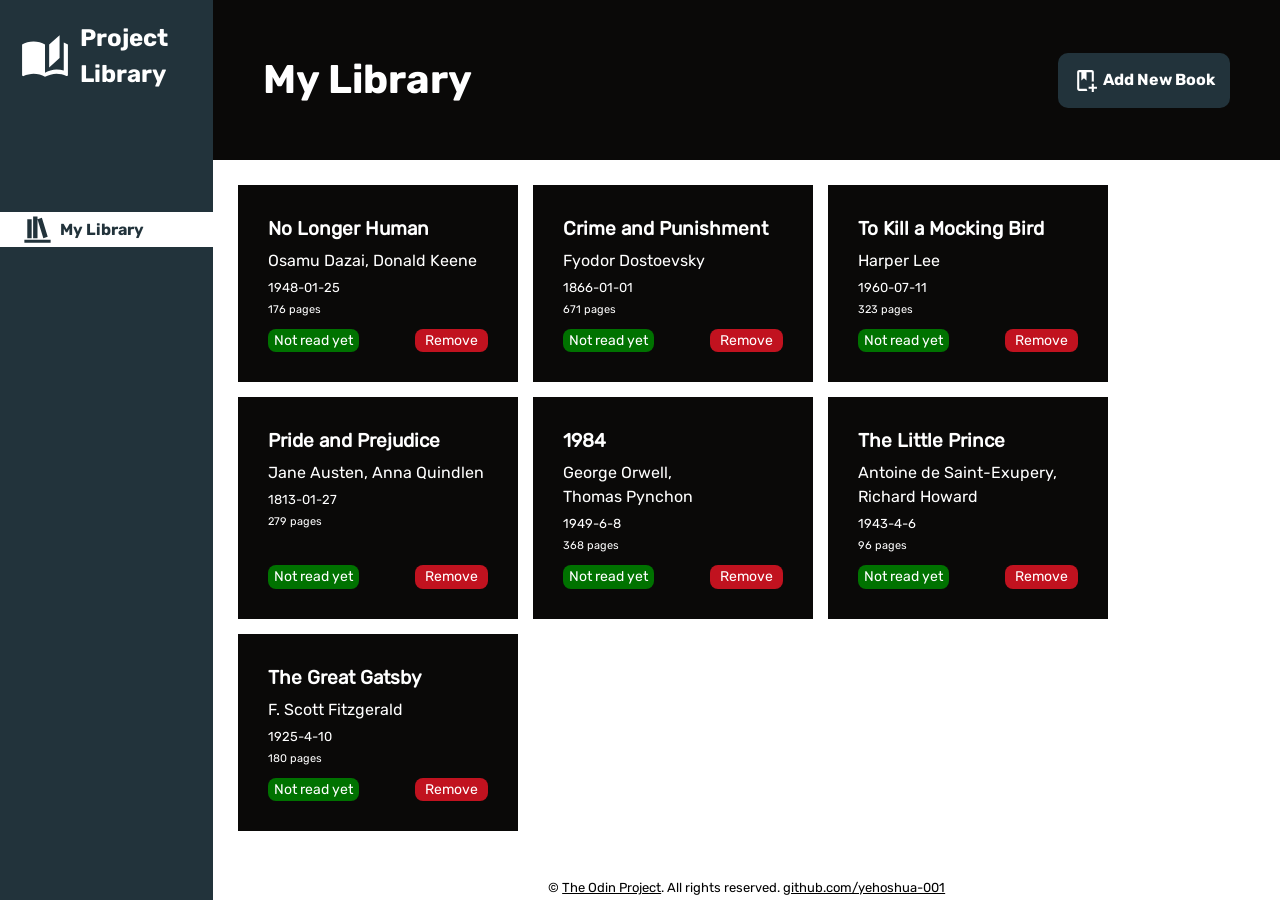
<file: index.html>
<!DOCTYPE html>
<html lang="en">
<head>
    <meta charset="UTF-8">
    <meta name="viewport" content="width=device-width, initial-scale=1.0">
    <title>Project | Library</title>
    <link rel="stylesheet" href="./style.css">
    <script src="./script.js" defer></script>
</head>
<body>
    <header>
        <h1>My Library</h1>
        <button command="show-modal" commandfor="addNewBook">
            <svg xmlns="http://www.w3.org/2000/svg" viewBox="0 0 24 24">
                <title>book-plus-outline</title>
                <path d="M13.09 20C13.21 20.72 13.46 21.39 13.81 22H6C4.89 22 4 21.11 4 20V4C4 2.9 
                4.89 2 6 2H18C19.11 2 20 2.9 20 4V13.09C19.67 13.04 19.34 13 19 13C18.66 13 18.33 
                13.04 18 13.09V4H13V12L10.5 9.75L8 12V4H6V20H13.09M20 
                18V15H18V18H15V20H18V23H20V20H23V18H20Z"/>
            </svg>
            <p>Add New Book</p>
        </button>
    </header>
    <main>
        <div class="myLibrary"></div>
        <dialog id="addNewBook">
            <button class="closeBtn" command="close" commandfor="addNewBook">
                <svg xmlns="http://www.w3.org/2000/svg" viewBox="0 0 24 24">
                    <title>close</title>
                    <path d="M19,6.41L17.59,5L12,10.59L6.41,5L5,6.41L10.59,12L5,17.59L6.41,
                    19L12,13.41L17.59,19L19,17.59L13.41,12L19,6.41Z"/>
                </svg>
            </button>
            <form id="newBookForm">
                <div class="item-a">
                    <label for="title">Title</label>
                    <input type="text" name="title" id="title" required>
                </div>
                <div class="item-b">
                    <label for="author">Author</label>
                    <input type="text" name="author" id="author" required>
                </div>
                <div class="item-c">
                    <label for="pages">Pages</label>
                    <input type="number" name="pages" id="pages" required>
                </div>
                <div class="item-d">
                    <label for="datePublish">Date Published</label>
                    <input type="date" name="datePublish" id="datePublish" required>
                </div>
                <div class="item-e">
                    <fieldset>
                        <legend>Have you read this book?</legend>
                        <div>
                            <input type="radio" name="readStatus" id="yes" value="Read" required>
                            <label for="yes">Read</label>                            
                        </div>
                        <div>
                            <input type="radio" name="readStatus" id="no" value="Not read yet">
                            <label for="no">Not read yet</label>                            
                        </div>
                    </fieldset>
                </div>
            </form>
            <button id="submitBtn" type="submit" form="newBookForm">Add Book</button>
            <button id="cancelBtn" command="close" commandfor="addNewBook">Cancel</button>
        </dialog>
    </main>
    <aside>
        <div class="logo">
            <svg xmlns="http://www.w3.org/2000/svg" viewBox="0 0 24 24">
                <title>book-open-page-variant</title>
                <path d="M19 2L14 6.5V17.5L19 13V2M6.5 5C4.55 5 2.45 5.4 1 6.5V21.16C1 21.41 1.25 21.66 
                1.5 21.66C1.6 21.66 1.65 21.59 1.75 21.59C3.1 20.94 5.05 20.5 6.5 20.5C8.45 20.5 10.55 20.9 
                12 22C13.35 21.15 15.8 20.5 17.5 20.5C19.15 20.5 20.85 20.81 22.25 21.56C22.35 21.61 22.4 
                21.59 22.5 21.59C22.75 21.59 23 21.34 23 21.09V6.5C22.4 6.05 21.75 5.75 21 5.5V19C19.9 18.65 
                18.7 18.5 17.5 18.5C15.8 18.5 13.35 19.15 12 20V6.5C10.55 5.4 8.45 5 6.5 5Z"/>
            </svg>
            <p>Project Library</p>
        </div>
        <nav>
            <svg xmlns="http://www.w3.org/2000/svg" viewBox="0 0 24 24">
                <title>bookshelf</title>
                <path d="M9 3V18H12V3H9M12 5L16 18L19 17L15 4L12 5M5 5V18H8V5H5M3 19V21H21V19H3Z"/>
            </svg>            
            <a>My Library</a>
        </nav>
    </aside>
    <footer>
        <div class="footerlink">
            &copy;
            <a id="odinlink" href="https://www.theodinproject.com/about" target="_blank">The Odin Project</a>. All rights reserved. 
            <a id="githublink" href="https://github.com/yehoshua-001/library" target="_blank">github.com/yehoshua-001</a>
        </div>
    </footer>
</body>
</html>
</file>
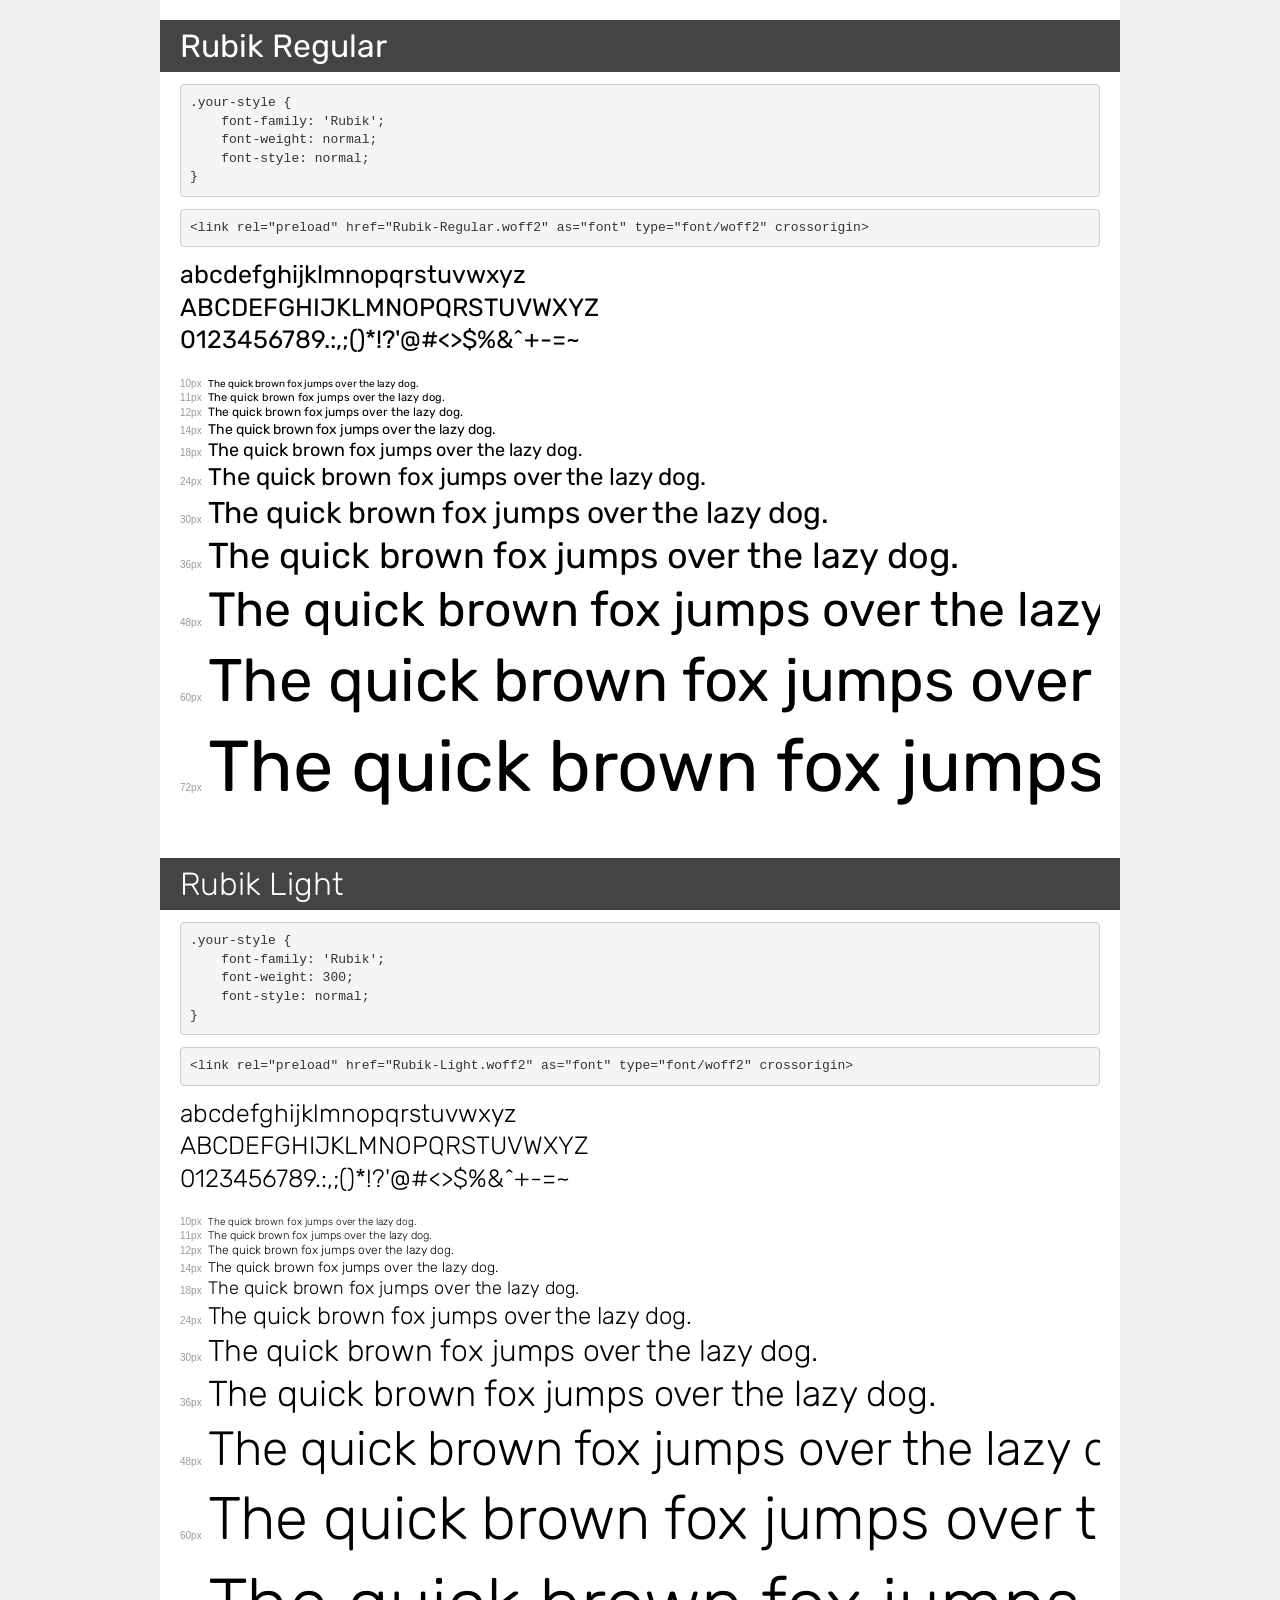
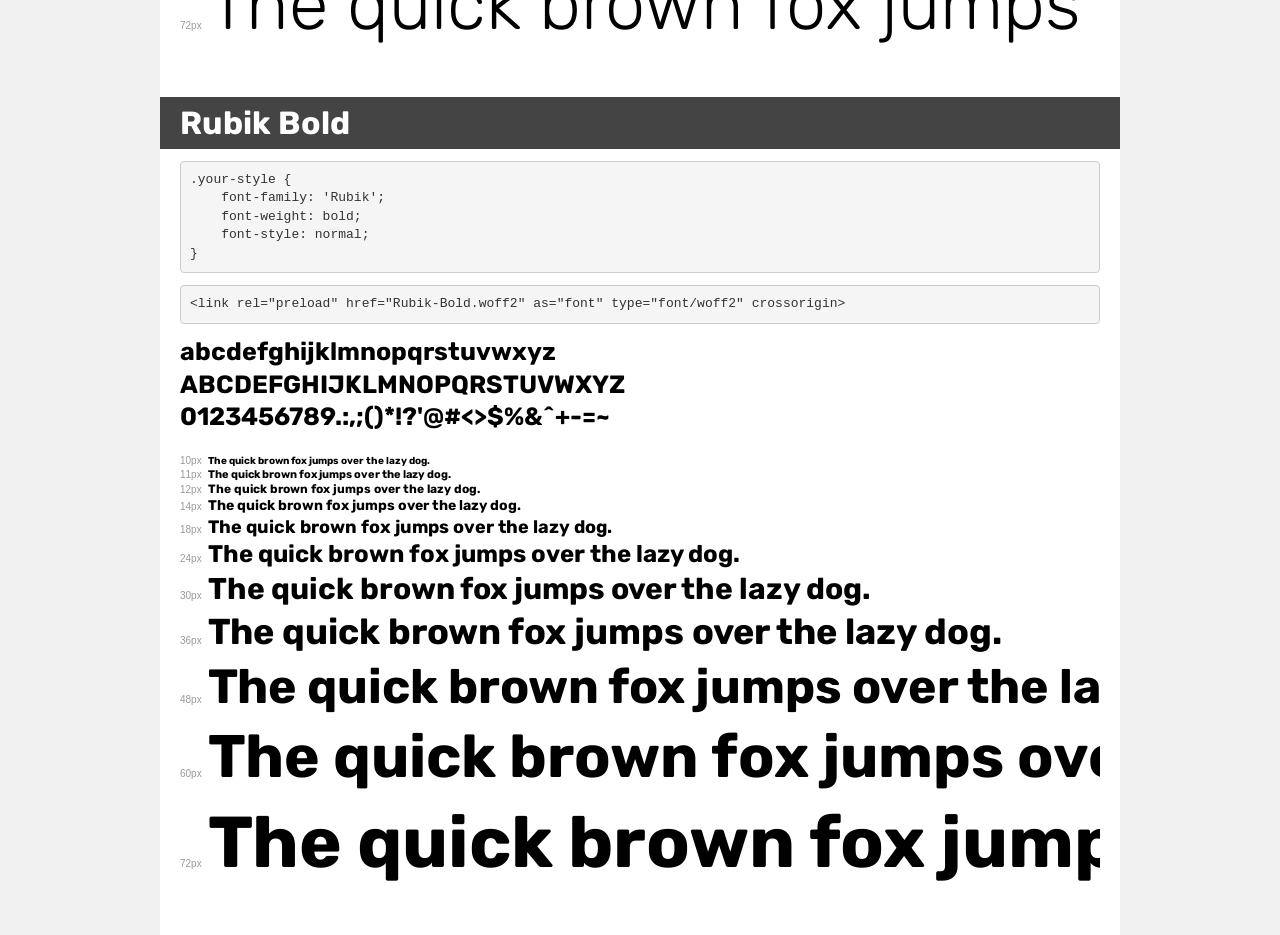
<file: assets/fonts/Rubik/demo.html>
<!DOCTYPE html>
<html lang="en">
<head>
    <meta charset="utf-8">
    <meta http-equiv="X-UA-Compatible" content="IE=edge">
    <meta name="viewport" content="width=device-width, initial-scale=1">
    <meta name="robots" content="noindex, noarchive">
    <meta name="format-detection" content="telephone=no">
    <title>Transfonter demo</title>
    <link href="stylesheet.css" rel="stylesheet">
    <style>
        /*
        http://meyerweb.com/eric/tools/css/reset/
        v2.0 | 20110126
        License: none (public domain)
        */
        html, body, div, span, applet, object, iframe,
        h1, h2, h3, h4, h5, h6, p, blockquote, pre,
        a, abbr, acronym, address, big, cite, code,
        del, dfn, em, img, ins, kbd, q, s, samp,
        small, strike, strong, sub, sup, tt, var,
        b, u, i, center,
        dl, dt, dd, ol, ul, li,
        fieldset, form, label, legend,
        table, caption, tbody, tfoot, thead, tr, th, td,
        article, aside, canvas, details, embed,
        figure, figcaption, footer, header, hgroup,
        menu, nav, output, ruby, section, summary,
        time, mark, audio, video {
            margin: 0;
            padding: 0;
            border: 0;
            font-size: 100%;
            font: inherit;
            vertical-align: baseline;
        }
        /* HTML5 display-role reset for older browsers */
        article, aside, details, figcaption, figure,
        footer, header, hgroup, menu, nav, section {
            display: block;
        }
        body {
            line-height: 1;
        }
        ol, ul {
            list-style: none;
        }
        blockquote, q {
            quotes: none;
        }
        blockquote:before, blockquote:after,
        q:before, q:after {
            content: '';
            content: none;
        }
        table {
            border-collapse: collapse;
            border-spacing: 0;
        }
        /* demo styles */
        body {
            background: #f0f0f0;
            color: #000;
        }
        .page {
            background: #fff;
            width: 920px;
            margin: 0 auto;
            padding: 20px 20px 0 20px;
            overflow: hidden;
        }
        .font-container {
            overflow-x: auto;
            overflow-y: hidden;
            margin-bottom: 40px;
            line-height: 1.3;
            white-space: nowrap;
            padding-bottom: 5px;
        }
        h1 {
            position: relative;
            background: #444;
            font-size: 32px;
            color: #fff;
            padding: 10px 20px;
            margin: 0 -20px 12px -20px;
        }
        .letters {
            font-size: 25px;
            margin-bottom: 20px;
        }
        .s10:before {
            content: '10px';
        }
        .s11:before {
            content: '11px';
        }
        .s12:before {
            content: '12px';
        }
        .s14:before {
            content: '14px';
        }
        .s18:before {
            content: '18px';
        }
        .s24:before {
            content: '24px';
        }
        .s30:before {
            content: '30px';
        }
        .s36:before {
            content: '36px';
        }
        .s48:before {
            content: '48px';
        }
        .s60:before {
            content: '60px';
        }
        .s72:before {
            content: '72px';
        }
        .s10:before, .s11:before, .s12:before, .s14:before,
        .s18:before, .s24:before, .s30:before, .s36:before,
        .s48:before, .s60:before, .s72:before {
            font-family: Arial, sans-serif;
            font-size: 10px;
            font-weight: normal;
            font-style: normal;
            color: #999;
            padding-right: 6px;
        }
        pre {
            display: block;
            padding: 9px;
            margin: 0 0 12px;
            font-family: Monaco, Menlo, Consolas, "Courier New", monospace;
            font-size: 13px;
            line-height: 1.428571429;
            color: #333;
            font-weight: normal;
            font-style: normal;
            background-color: #f5f5f5;
            border: 1px solid #ccc;
            overflow-x: auto;
            border-radius: 4px;
        }
        /* responsive */
        @media (max-width: 959px) {
            .page {
                width: auto;
                margin: 0;
            }
        }
    </style>
</head>
<body>
<div class="page">
    <div class="demo">
        <h1 style="font-family: 'Rubik'; font-weight: normal; font-style: normal;">Rubik Regular</h1>
        <pre title="Usage">.your-style {
    font-family: 'Rubik';
    font-weight: normal;
    font-style: normal;
}</pre>
        <pre title="Preload (optional)">
&lt;link rel=&quot;preload&quot; href=&quot;Rubik-Regular.woff2&quot; as=&quot;font&quot; type=&quot;font/woff2&quot; crossorigin&gt;</pre>
        <div class="font-container" style="font-family: 'Rubik'; font-weight: normal; font-style: normal;">
            <p class="letters">
                abcdefghijklmnopqrstuvwxyz<br>
ABCDEFGHIJKLMNOPQRSTUVWXYZ<br>
                0123456789.:,;()*!?'@#&lt;&gt;$%&^+-=~
            </p>
            <p class="s10" style="font-size: 10px;">The quick brown fox jumps over the lazy dog.</p>
            <p class="s11" style="font-size: 11px;">The quick brown fox jumps over the lazy dog.</p>
            <p class="s12" style="font-size: 12px;">The quick brown fox jumps over the lazy dog.</p>
            <p class="s14" style="font-size: 14px;">The quick brown fox jumps over the lazy dog.</p>
            <p class="s18" style="font-size: 18px;">The quick brown fox jumps over the lazy dog.</p>
            <p class="s24" style="font-size: 24px;">The quick brown fox jumps over the lazy dog.</p>
            <p class="s30" style="font-size: 30px;">The quick brown fox jumps over the lazy dog.</p>
            <p class="s36" style="font-size: 36px;">The quick brown fox jumps over the lazy dog.</p>
            <p class="s48" style="font-size: 48px;">The quick brown fox jumps over the lazy dog.</p>
            <p class="s60" style="font-size: 60px;">The quick brown fox jumps over the lazy dog.</p>
            <p class="s72" style="font-size: 72px;">The quick brown fox jumps over the lazy dog.</p>
        </div>
    </div>

    <div class="demo">
        <h1 style="font-family: 'Rubik'; font-weight: 300; font-style: normal;">Rubik Light</h1>
        <pre title="Usage">.your-style {
    font-family: 'Rubik';
    font-weight: 300;
    font-style: normal;
}</pre>
        <pre title="Preload (optional)">
&lt;link rel=&quot;preload&quot; href=&quot;Rubik-Light.woff2&quot; as=&quot;font&quot; type=&quot;font/woff2&quot; crossorigin&gt;</pre>
        <div class="font-container" style="font-family: 'Rubik'; font-weight: 300; font-style: normal;">
            <p class="letters">
                abcdefghijklmnopqrstuvwxyz<br>
ABCDEFGHIJKLMNOPQRSTUVWXYZ<br>
                0123456789.:,;()*!?'@#&lt;&gt;$%&^+-=~
            </p>
            <p class="s10" style="font-size: 10px;">The quick brown fox jumps over the lazy dog.</p>
            <p class="s11" style="font-size: 11px;">The quick brown fox jumps over the lazy dog.</p>
            <p class="s12" style="font-size: 12px;">The quick brown fox jumps over the lazy dog.</p>
            <p class="s14" style="font-size: 14px;">The quick brown fox jumps over the lazy dog.</p>
            <p class="s18" style="font-size: 18px;">The quick brown fox jumps over the lazy dog.</p>
            <p class="s24" style="font-size: 24px;">The quick brown fox jumps over the lazy dog.</p>
            <p class="s30" style="font-size: 30px;">The quick brown fox jumps over the lazy dog.</p>
            <p class="s36" style="font-size: 36px;">The quick brown fox jumps over the lazy dog.</p>
            <p class="s48" style="font-size: 48px;">The quick brown fox jumps over the lazy dog.</p>
            <p class="s60" style="font-size: 60px;">The quick brown fox jumps over the lazy dog.</p>
            <p class="s72" style="font-size: 72px;">The quick brown fox jumps over the lazy dog.</p>
        </div>
    </div>

    <div class="demo">
        <h1 style="font-family: 'Rubik'; font-weight: bold; font-style: normal;">Rubik Bold</h1>
        <pre title="Usage">.your-style {
    font-family: 'Rubik';
    font-weight: bold;
    font-style: normal;
}</pre>
        <pre title="Preload (optional)">
&lt;link rel=&quot;preload&quot; href=&quot;Rubik-Bold.woff2&quot; as=&quot;font&quot; type=&quot;font/woff2&quot; crossorigin&gt;</pre>
        <div class="font-container" style="font-family: 'Rubik'; font-weight: bold; font-style: normal;">
            <p class="letters">
                abcdefghijklmnopqrstuvwxyz<br>
ABCDEFGHIJKLMNOPQRSTUVWXYZ<br>
                0123456789.:,;()*!?'@#&lt;&gt;$%&^+-=~
            </p>
            <p class="s10" style="font-size: 10px;">The quick brown fox jumps over the lazy dog.</p>
            <p class="s11" style="font-size: 11px;">The quick brown fox jumps over the lazy dog.</p>
            <p class="s12" style="font-size: 12px;">The quick brown fox jumps over the lazy dog.</p>
            <p class="s14" style="font-size: 14px;">The quick brown fox jumps over the lazy dog.</p>
            <p class="s18" style="font-size: 18px;">The quick brown fox jumps over the lazy dog.</p>
            <p class="s24" style="font-size: 24px;">The quick brown fox jumps over the lazy dog.</p>
            <p class="s30" style="font-size: 30px;">The quick brown fox jumps over the lazy dog.</p>
            <p class="s36" style="font-size: 36px;">The quick brown fox jumps over the lazy dog.</p>
            <p class="s48" style="font-size: 48px;">The quick brown fox jumps over the lazy dog.</p>
            <p class="s60" style="font-size: 60px;">The quick brown fox jumps over the lazy dog.</p>
            <p class="s72" style="font-size: 72px;">The quick brown fox jumps over the lazy dog.</p>
        </div>
    </div>

</div>
</body>
</html>
</file>
<file: style.css>
@font-face {
    font-family: 'Rubik light';
    src: url('./assets/fonts/Rubik/Rubik-Light.woff2') format('woff2'),
        url('./assets/fonts/Rubik/Rubik-Light.woff') format('woff');
    font-weight: 300;
    font-style: normal;
    font-display: swap;
}

@font-face {
    font-family: 'Rubik regular';
    src: url('./assets/fonts/Rubik/Rubik-Regular.woff2') format('woff2'),
        url('./assets/fonts/Rubik/Rubik-Regular.woff') format('woff');
    font-weight: normal;
    font-style: normal;
    font-display: swap;
}

@font-face {
    font-family: 'Rubik bold';
    src: url('./assets/fonts/Rubik/Rubik-Bold.woff2') format('woff2'),
        url('./assets/fonts/Rubik/Rubik-Bold.woff') format('woff');
    font-weight: bold;
    font-style: normal;
    font-display: swap;
}

/* -------------------------------------------------------------------- */
/*
    Josh's Custom CSS Reset
    https://www.joshwcomeau.com/css/custom-css-reset/
*/

*, *::before, *::after {
    box-sizing: border-box;
}

*:not(dialog) {
    margin: 0;
}

@media (prefers-reduced-motion: no-preference) {
    html {
        interpolate-size: allow-keywords;
    }
}

body {
    line-height: 1.5;
    -webkit-font-smoothing: antialiased;
}

img, picture, video, canvas, svg {
    display: block;
    max-width: 100%;
}

input, button, textarea, select {
    font: inherit;
}

p, h1, h2, h3, h4, h5, h6 {
    overflow-wrap: break-word;
}

p {
    text-wrap: pretty;
}
h1, h2, h3, h4, h5, h6 {
    text-wrap: balance;
}

#root, #__next {
    isolation: isolate;
}

/* -------------------------------------------------------------------- */

html {
    height: 100%;
}

body {
    width: 100%;
    min-height: 100dvh;
    display: grid;
    grid-template: min-content 1fr min-content / 1fr 5fr;
}

header {
    grid-area: 1 / 2 / 2 / 3;
    display: grid;
    grid-template-columns: 1fr 1fr;
    align-items: center;
    padding: 50px;
    background-color: #0a0908;
}

header > h1 {
    font-family: "Rubik bold";
    font-size: 2.5rem;
    color: #ffffff;
}

header > button {
    display: grid;
    grid-template-columns: 25px max-content;
    justify-self: end;
    justify-items: center;
    align-items: center;
    gap: 5px;
    padding: 15px;
    width: min-content;
    border: none;
    border-radius: 10px;
    background-color: #22333b;
    cursor: pointer;
    transition: transform 0.2s ease-in-out;
}

header > button:hover {
    transform: scale(1.05);
}

header > button > svg {
    width: min-content;
    height: auto;
    fill: #ffffff;
}

header > button > p {
    color: #ffffff;
    font-family: "Rubik bold";
}

main {
    grid-area: 2 / 2 / 3 / 3;
    display: grid;
    justify-items: center;
    align-items: center;
    padding: 25px 25px 0 25px;
    background-color: #ffffff;
    font-family: "Rubik regular";
}

main .myLibrary {
    min-width: 100%;
    min-height: 100%;
    display: grid;
    grid-template-rows: repeat(auto-fit, minmax(0, max-content));
    grid-template-columns: repeat(auto-fit, minmax(0, 280px));
    justify-content: start;
    gap: 15px;
}

.book {
    display: grid;
    grid-template-rows: 1fr min-content;
    grid-template-columns: 1fr 1fr;
    justify-items: start;
    align-items: start;
    padding: 30px;
    cursor: pointer;
    color: #ffffff;
    background-color: #0a0908;
    transition: transform 0.2s ease-in-out;
}

.book:hover {
    transform: scale(1.05);
    box-shadow: 0 5px 20px 2px rgba(0, 0, 0, .5);
}

.infoContainer {
    grid-area: 1 / 1 / 2 / span 2;
    width: 100%;
    height: 100%;
    display: grid;
    grid-template-rows: repeat(4, min-content);
    row-gap: 5px;
    margin-bottom: 10px;
    cursor: pointer;
    color: #ffffff;
    background-color: #0a0908;
    transition: transform 0.2s ease-in-out;
}

.title {
    font-weight: 700;
    font-size: 1.2rem;
}

.author {
    font-weight: 500;
    font-size: 1rem;
}

.datePublish {
    font-size: 0.8rem;
}

.pages {
    font-size: 0.7rem;
}

.readBtnContainer,
.removeBtnContainer {
    width: 100%;
    display: grid;
    justify-items: end;
}

.readBtn {
    justify-self: start;
    cursor: pointer;
    border: none;
    border-radius: 8px;
    font-size: 0.9rem;
    color: #ffffff;
    background-color: #007200;
}

.readBtn:hover {
    color: #007200;
    background-color: #ffffff;
}

.removeBtn {
    cursor: pointer;
    padding-inline: 10px;
    border: none;
    border-radius: 8px;
    font-size: 0.9rem;
    background-color: #c1121f;
    color: #ffffff;
}

.removeBtn:hover {
    color: #c1121f;
    background-color: #ffffff;
}

main > dialog {
    &[open] {
        display: grid;
        grid-template: min-content 1fr min-content / repeat(2, min-content);
        column-gap: 20px;
        min-width: max-content;
        min-height: auto;
        padding: 50px;
        border: none;
        border-radius: 10px;
        inset: 0;        
    }
    &::backdrop {
        background-color: rgb(10, 9, 8, 0.6);
    }
}

dialog > .closeBtn {
    grid-area: 1 / 1 / 2 / 3;
    display: grid;
    justify-self: end;
    width: 25px;
    cursor: pointer;
    padding: 0;
    border: none;
    background-color: rgb(0, 0, 0 , 0) ;
}

dialog > form {
    grid-area: 2 / 1 / 3 / 3;
    display: grid;
    grid-template: repeat(5, min-content) / repeat(2, 1fr);
    gap: 10px;
    margin-bottom: 20px;
}

form .item-a {
    grid-area: 1 / 1 / 2 / span 2;
}

form .item-b {
    grid-area: 2 / 1 / 3 / span 2;
}

form .item-c {
    grid-area: 3 / 1 / 4 / 2;
}

form .item-d {
    grid-area: 3 / 2 / 4 / 3;
}

form .item-e {
    grid-area: 4 / 1 / 5 / span 2;
}

form > div {
    display: grid;
    grid-template: min-content 1fr / 1fr;
}

form > div > input {
    padding-block: 5px;    
    padding-inline: 8px;
    border: 1px solid #adb5bd;
    border-radius: 8px;
    color: #000000;
}

form > div > input:focus {
    outline: 2px solid #22333b;
}

form > div > fieldset {
    display: grid;
    grid-template: 1fr / max-content max-content;
    gap: 15px;
    align-items: center;
    border-radius: 8px;
    border: 1px solid #adb5bd;
}

form > div > label,
form > div > fieldset > legend {
    font-family: "Rubik light";
    font-size: 0.8rem;
}

form > div > fieldset > label,
form > div > fieldset > input[name="readStatus"] {
    cursor: pointer;
}

form > div > fieldset > input {
    border: none;
    background-color: rgb(0, 0, 0, 0);
    color: #000000;
}

dialog #submitBtn,
dialog #cancelBtn {
    cursor: pointer;
    padding-inline: 30px;
    padding-block: 10px;
    border: none;
    border-radius: 8px;
    background-color: #22333b;
    color: #ffffff;
}

aside {
    grid-area: 1 / 1 / 4 / 2;
    display: grid;
    grid-template-rows: min-content min-content;
    justify-items: start;
    gap: 100px;
    background-color: #22333b;
}

aside .logo {
    display: grid;
    grid-template: min-content / 50px 1fr;
    justify-items: center;
    align-items: center;
    gap: 10px;
    padding: 20px;
    color: #ffffff;
}

.logo > svg {
    fill: #ffffff;
}

.logo > p {
    display: grid;
    align-self: center;
    font-family: "Rubik bold";
    font-size: 1.5rem;
}

aside nav {
    display: grid;
    grid-template: min-content / 35px 1fr;
    width: 100%;
    gap: 5px;
    padding-left: 20px;
    color: #22333b;
    background-color: #ffffff;
}

nav > svg {
    display: grid;
    justify-self: center;
    fill: #22333b;
}

nav > a {
    display: grid;
    align-self: center;
    font-family: "Rubik bold";
    text-decoration: none;
    cursor: pointer;
}

nav > a:visited {
    color: #ffffff;
}

footer {
    grid-area: 3 / 2 / 4 / 3;
    display: grid;
    justify-items: center;
    align-items: center;
    min-height: 25px;
    font-size: 0.8rem;
    font-family: "Rubik regular";
    color: #000000;
    background-color: #ffffff;
}

footer > div > a {
    color: #000000;
}
</file>
<file: assets/fonts/Rubik/stylesheet.css>
@font-face {
    font-family: 'Rubik';
    src: url('Rubik-Regular.woff2') format('woff2'),
        url('Rubik-Regular.woff') format('woff');
    font-weight: normal;
    font-style: normal;
    font-display: swap;
}

@font-face {
    font-family: 'Rubik';
    src: url('Rubik-Light.woff2') format('woff2'),
        url('Rubik-Light.woff') format('woff');
    font-weight: 300;
    font-style: normal;
    font-display: swap;
}

@font-face {
    font-family: 'Rubik';
    src: url('Rubik-Bold.woff2') format('woff2'),
        url('Rubik-Bold.woff') format('woff');
    font-weight: bold;
    font-style: normal;
    font-display: swap;
}
</file>
